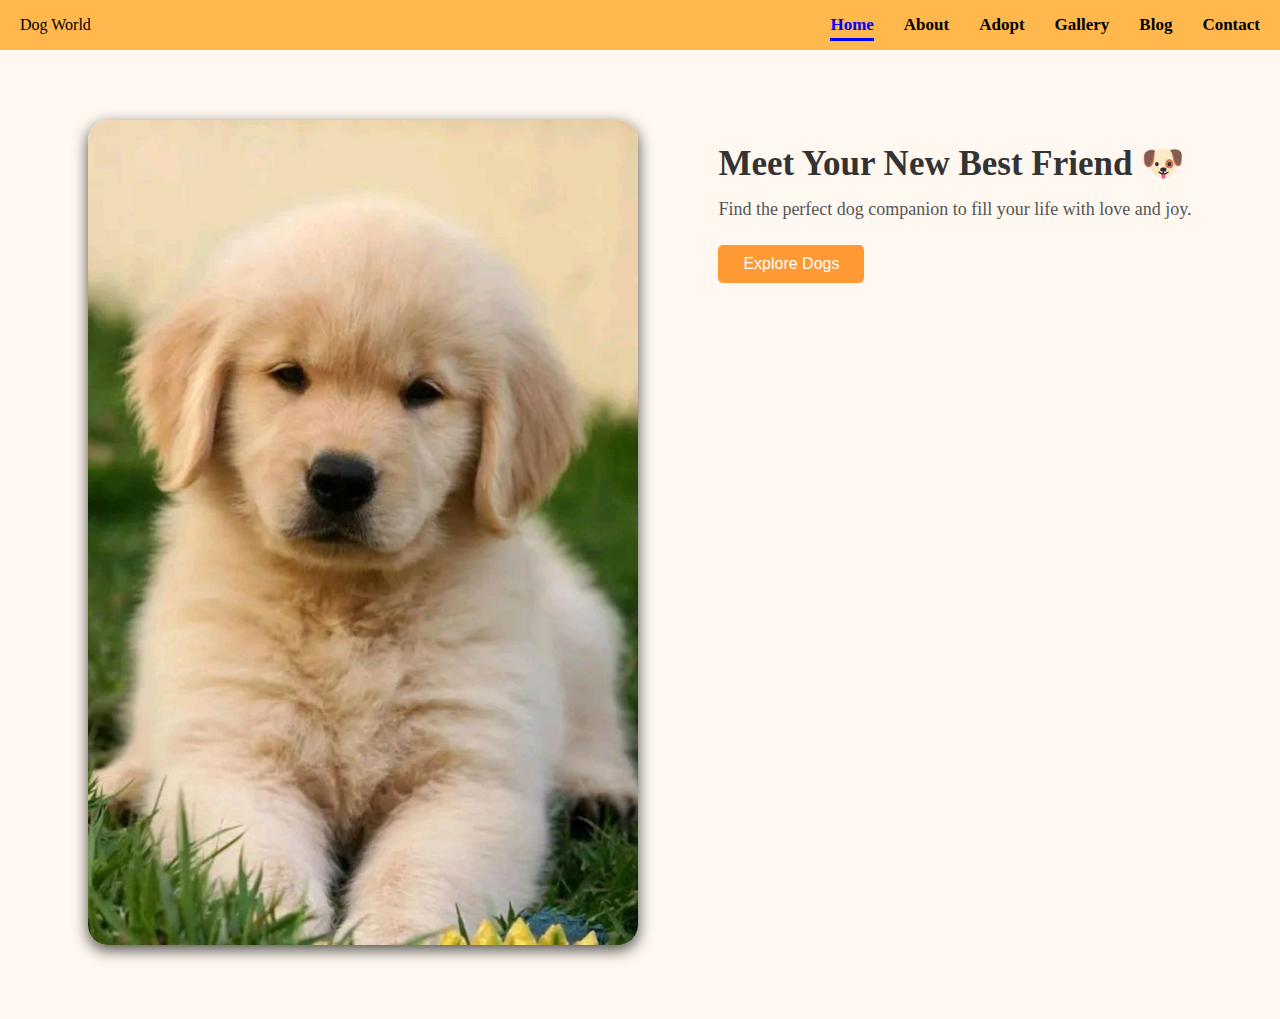
<file: index.html>
<!DOCTYPE html>
<html lang="en">
<head>
    <meta charset="UTF-8">
    <meta name="viewport" content="width=device-width, initial-scale=1.0">
    <title>Dog-Website</title>
    <link rel="stylesheet" href="style.css">
</head>
<body>
    <header>
        <div class="logo">Dog World</div>
        <nav>
            <ul>
                <li><a href="index.html" class="active"> Home</a></li>
                <li><a href="about.html" target="_blank"> About</a></li>
                <li><a href="adopt.html" target="_blank"> Adopt</a></li>
                <li><a href="gallery.html" target="_blank">Gallery</a></li>
                <li><a href="blog.html"target="_blank" >Blog</a></li>
                <li><a href="contact.html"target="_blank" >Contact</a></li>
            </ul>
        </nav>
    </header>


    <!-- 🐶 Hero Section -->
    <section class="hero">
        <div class="hero-image">
            <img src="Images/Cute_Dog_Image.jpg">
        </div>


       <div class="hero-content">
        <h1> Meet Your New Best Friend 🐶</h1>
        <p>Find the perfect dog companion to fill your life with love and joy.</p>
        <button id="explore-btn">Explore Dogs</button>
       </div>
    </section>



    <!-- Hidden Section For Login And Sign-Up  Buttons -->
     <section class="action-section" id="action-section">
        <h2> Join the Dog World Community 🐾 </h2>
       <div class="buttons">
        <button class="login-btn">Login</button>
        <button class="sign-up-btn">Sign-up  /  Create an account</button>     
        </div>
     </section>



     <!-- Sign-Up -->
      <div class="popup" id="signup-popup">
        <div class="popup-content">
            <h2>Sign-Up</h2>
            <input type="email" placeholder="Enter email"/>
            <input type="password" placeholder="Enter password"/>
            <input type="password" placeholder="Confirm password"/>
            <button>Sign-Up</button>
            <span class="close-popup">&times;</span>
        </div>
      </div>
     

     <!-- Login Popup -->
      <div class="popup" id="login-popup">
        <div class="popup-content">
            <h2>Login</h2>
            <input type="email" placeholder="Enter email"/>
            <input type="password" placeholder="Enter password"/>
            <button>Login</button>


            <p><a href="#" id="forgot-password">forgot-password?</a></p>

            <span class="close-popup">&times;</span>
        </div>
      </div>



      <div class="popup" id="Thankyou-popup">
        <div class="popup-content">
            <h2> Thank You !</h2>
            <p> You Successfully logged in.</p>
            <button id="Close-Thankyou">OK</button>
       </div>
      </div>



    <script src="Index_script.js"></script>
</body>
</html>
</file>
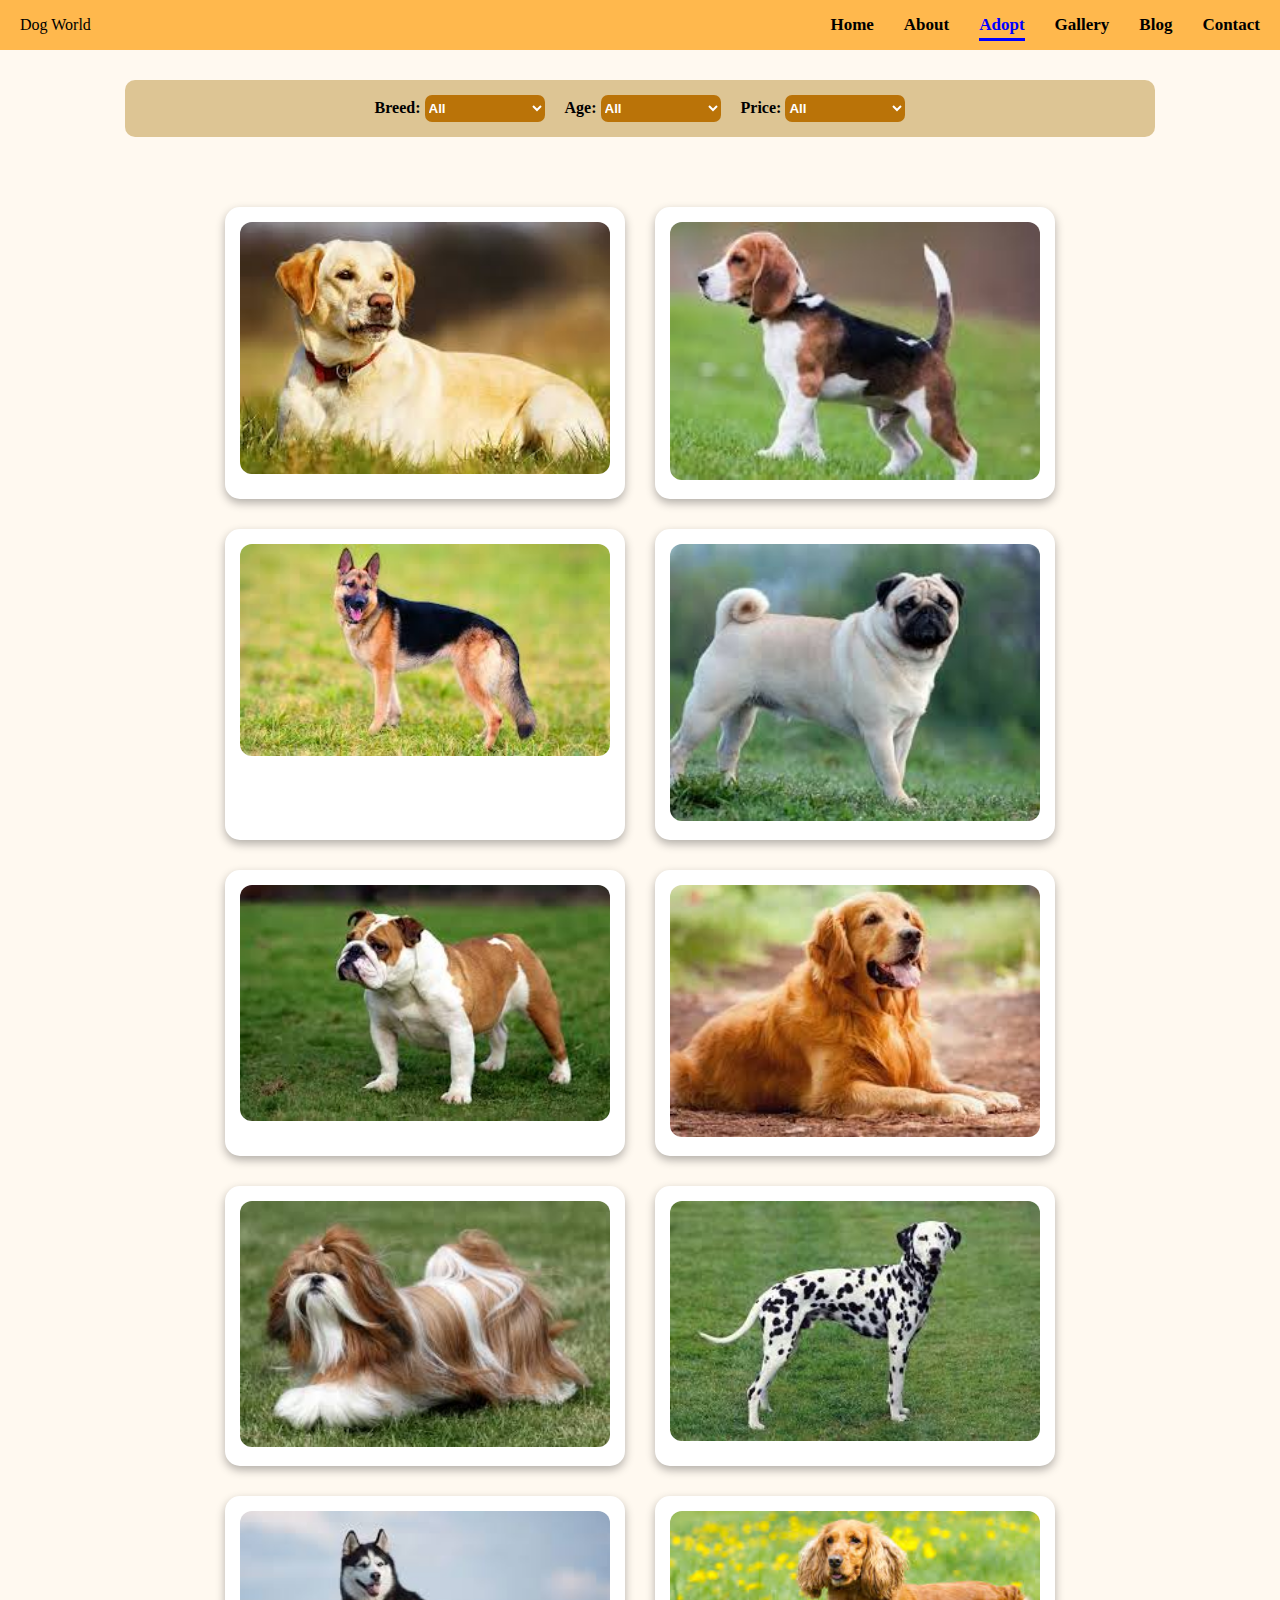
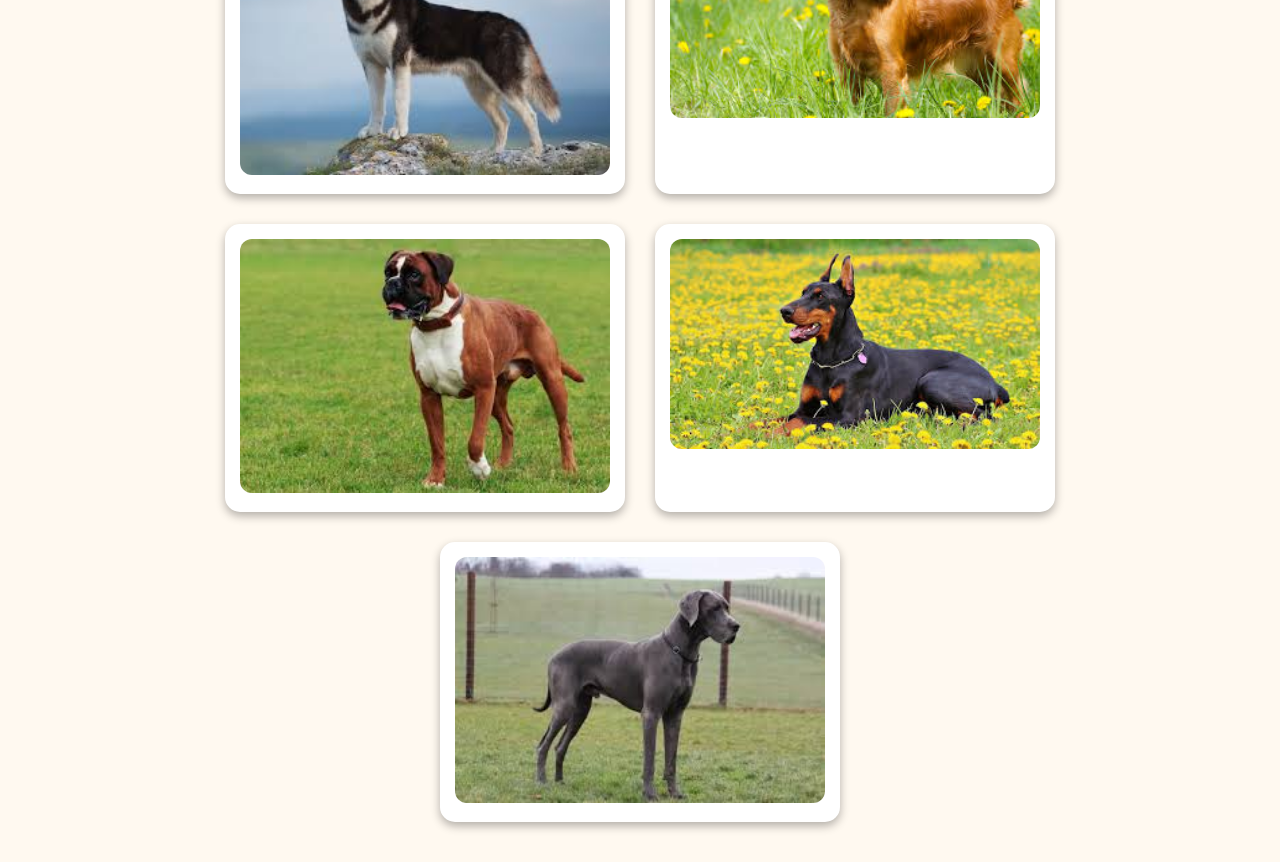
<file: adopt.html>
<!DOCTYPE html>
<html lang="en">
<head>
    <meta charset="UTF-8">
    <meta name="viewport" content="width=device-width, initial-scale=1.0">
    <title>Adpot-Page</title>
    <link rel="stylesheet" href="style.css">
</head>
<body>
    <header>
        <div class="logo">Dog World</div>
        <nav>
            <ul>
                <li><a href="index.html" target="_blank"> Home </a></li>
                <li><a href="about.html" target="_blank"> About </a></li>
                <li><a href="adopt.html" class="active"> Adopt </a></li>
                <li><a href="gallery.html" target="_blank"> Gallery</a></li>
                <li><a href="blog.html" target="_blank"> Blog</a></li>
                <li><a href="contact.html" target="_blank">Contact </a></li>
            </ul>
        </nav>
    </header>

   <div class="filters">
    <label class="search-box">Breed:
        <select id="breedFilter">
            <option value="all"> All</option>
            <option value="Labrodor(Buddy)">Labrodor(Buddy)</option>
            <option value="Beagle(Bella)">Beagle(Bella)</option>
            <option value="GermanShepherd(Max)">Germanshepherd(Max)</option>
            <option value="Pug(Charlie)">Pug(Charlie)</option>
            <option value="Bulldog(Lucy)">Bulldog(Lucy)</option>
            <option value="ShihTzu(Daisy)">Shihtzu(Daisy)</option>
            <option value="Golden(Rocky)">Golden(Rocky)</option>
            <option value="Dalmatian(Milo)">Dalmatian</option>
            <option value="Husky(Luna)">Husky(Luna)</option>
            <option value="Cocker(Oscar)">Cocker(Oscar)</option>
            <option value="Boxer(Boxi)">Boxer(Boxi)</option>
            <option value="Doberman(Domi)">Doberman(Domi)</option>
            <option value="GreatDane(Don)">GreatDane(Don)</option>
        </select>
    </label> 

    <label class="search-box">Age:
        <select id="ageFilter">
            <option value="all"> All</option>
            <option value="puppy">(0-1 yr)</option>
            <option value="young"> (1-3 yr)</option>
            <option value="adult">(3+ yr)</option>
        </select>
    </label>
   

   <label class="search-box">Price:
    <select id="priceFilter">
        <option value="all">All</option>
        <option value="0-4000">Under 4000</option>
        <option value="4001-5000">4001-5000</option>
        <option value="5001-6000">5001-6000</option>
        <option value="6001+">Above 6000</option>
    </select>
   </label>
   </div>


   <!-- Dog Gallery Info Adoption Details -->
    <div class="dog-gallery">
        
        <div class="dog-card">
            <img src="Images/Labrodor_Dog.jpg" alt="Buddy">
            <div class="dog-info">
                <h3>Labrodor(Buddy)</h3>
                <p>Age:2 yr</p>
                <p>Price:5000</p>
                <p>Favorite Food:Chicken</p>
                <p>Favorite Activity:Fetch</p>
            </div>
        </div>

        <div class="dog-card">
            <img src="Images/Beagle_Dog_.jpg" alt="Bella">
            <div class="dog-info">
                <h3>Beagle(Bella)</h3>
                <p>Age:1 yr</p>
                <p>Price:4500</p>
                <p>Favorite Food:Fish</p>
                <p>Favorite Activity:Running</p>
            </div>
        </div>


        <div class="dog-card">
            <img src="Images/Germanshepherd_Dog.jpg" alt="Max">
            <div class="dog-info">
                <h3>Germanshepherd(Max)</h3>
                <p>Age:4 yr</p>
                <p>Price:6000</p>
                <p>Favorite Food:Beef</p>
                <p>Favorite Activity:Guarding</p>
            </div>
        </div>


        <div class="dog-card">
            <img src="Images/Pug_Dog.jpg" alt="Charlie">
            <div class="dog-info">
                <h3>Pug(Charlie)</h3>
                <p>Age:3 yr</p>
                <p>Price:4000</p>
                <p>Favorite Food:Biscuits</p>
                <p>Favorite Activity:Cuddling</p>
            </div>
        </div>


        <div class="dog-card">
            <img src="Images/Bulldog_Dog.jpg" alt="Lucy">
            <div class="dog-info">
                <h3>Bulldog(Lucy)</h3>
                <p>Age:2 yr</p>
                <p>Price:5500</p>
                <p>Favorite Food:Beef</p>
                <p>Favorite Activity:Walking</p>
            </div>
        </div>


        <div class="dog-card">
            <img src="Images/Golden_Dog.jpg" alt="Rocky">
            <div class="dog-info">
                <h3>Golden(Rocky)</h3>
                <p>Age:1 yr</p>
                <p>Price:5000</p>
                <p>Favorite Food:Chicken</p>
                <p>Favorite Activity:Swimming</p>
            </div>
        </div>


        <div class="dog-card">
            <img src="Images/Shihtzu_Dog.jpg" alt="Daisy">
            <div class="dog-info">
                <h3>Shihtzu(Daisy)</h3>
                <p>Age:5 yr</p>
                <p>Price:4500</p>
                <p>Favorite Food:Mily</p>
                <p>Favorite Activity:Playing</p>
            </div>
        </div>


        <div class="dog-card">
            <img src="Images/Dalmatian_Dog.jpg" alt="Milo">
            <div class="dog-info">
                <h3>Dalmatian(Milo)</h3>
                <p>Age:3 yr</p>
                <p>Price:5500</p>
                <p>Favorite Food:Chicken</p>
                <p>Favorite Activity:Running</p>
            </div>
        </div>


        <div class="dog-card">
            <img src="Images/Husky_dog.jpg" alt="Luna">
            <div class="dog-info">
                <h3>Husky(Luna)</h3>
                <p>Age:2 yr</p>
                <p>Price:6000</p>
                <p>Favorite Food:Fish</p>
                <p>Favorite Activity:Outdoor Games</p>
            </div>
        </div>

        <div class="dog-card">
            <img src="Images/Cocker_Dog.jpg" alt="Oscar">
            <div class="dog-info">
                <h3>Cocker(Oscar)</h3>
                <p>Age:4 yr</p>
                <p>Price:5000</p>
                <p>Favorite Food:Chicken</p>
                <p>Favorite Activity:Playing</p>
            </div>
        </div>

        <div class="dog-card">
            <img src="Images/Boxer_Dog.jpg" alt="Boxer">
            <div class="dog-info">
                <h3>Boxer(Boxi)</h3>
                <p>Age:4 yr</p>
                <p>Price:5000</p>
                <p>Favorite Food:Chicken</p>
                <p>Favorite Activity:Playing</p>
            </div>
        </div>


        <div class="dog-card">
            <img src="Images/Doberman_Dog.jpg" alt="Doberman">
            <div class="dog-info">
                <h3>Doberman(Domi)</h3>
                <p>Age:4 yr</p>
                <p>Price:7000</p>
                <p>Favorite Food:Chicken</p>
                <p>Favorite Activity:Playing</p>
            </div>
        </div>


        <div class="dog-card">
            <img src="Images/Great_Dane_Dog.jpg" alt="Great_Dane">
            <div class="dog-info">
                <h3>Great_Dane(Don)</h3>
                <p>Age:3 yr</p>
                <p>Price:5000</p>
                <p>Favorite Food:Chicken</p>
                <p>Favorite Activity:Playing</p>
            </div>
        </div>

    </div>
    <script src="adopt.js"></script>
</body>
</html>
</file>
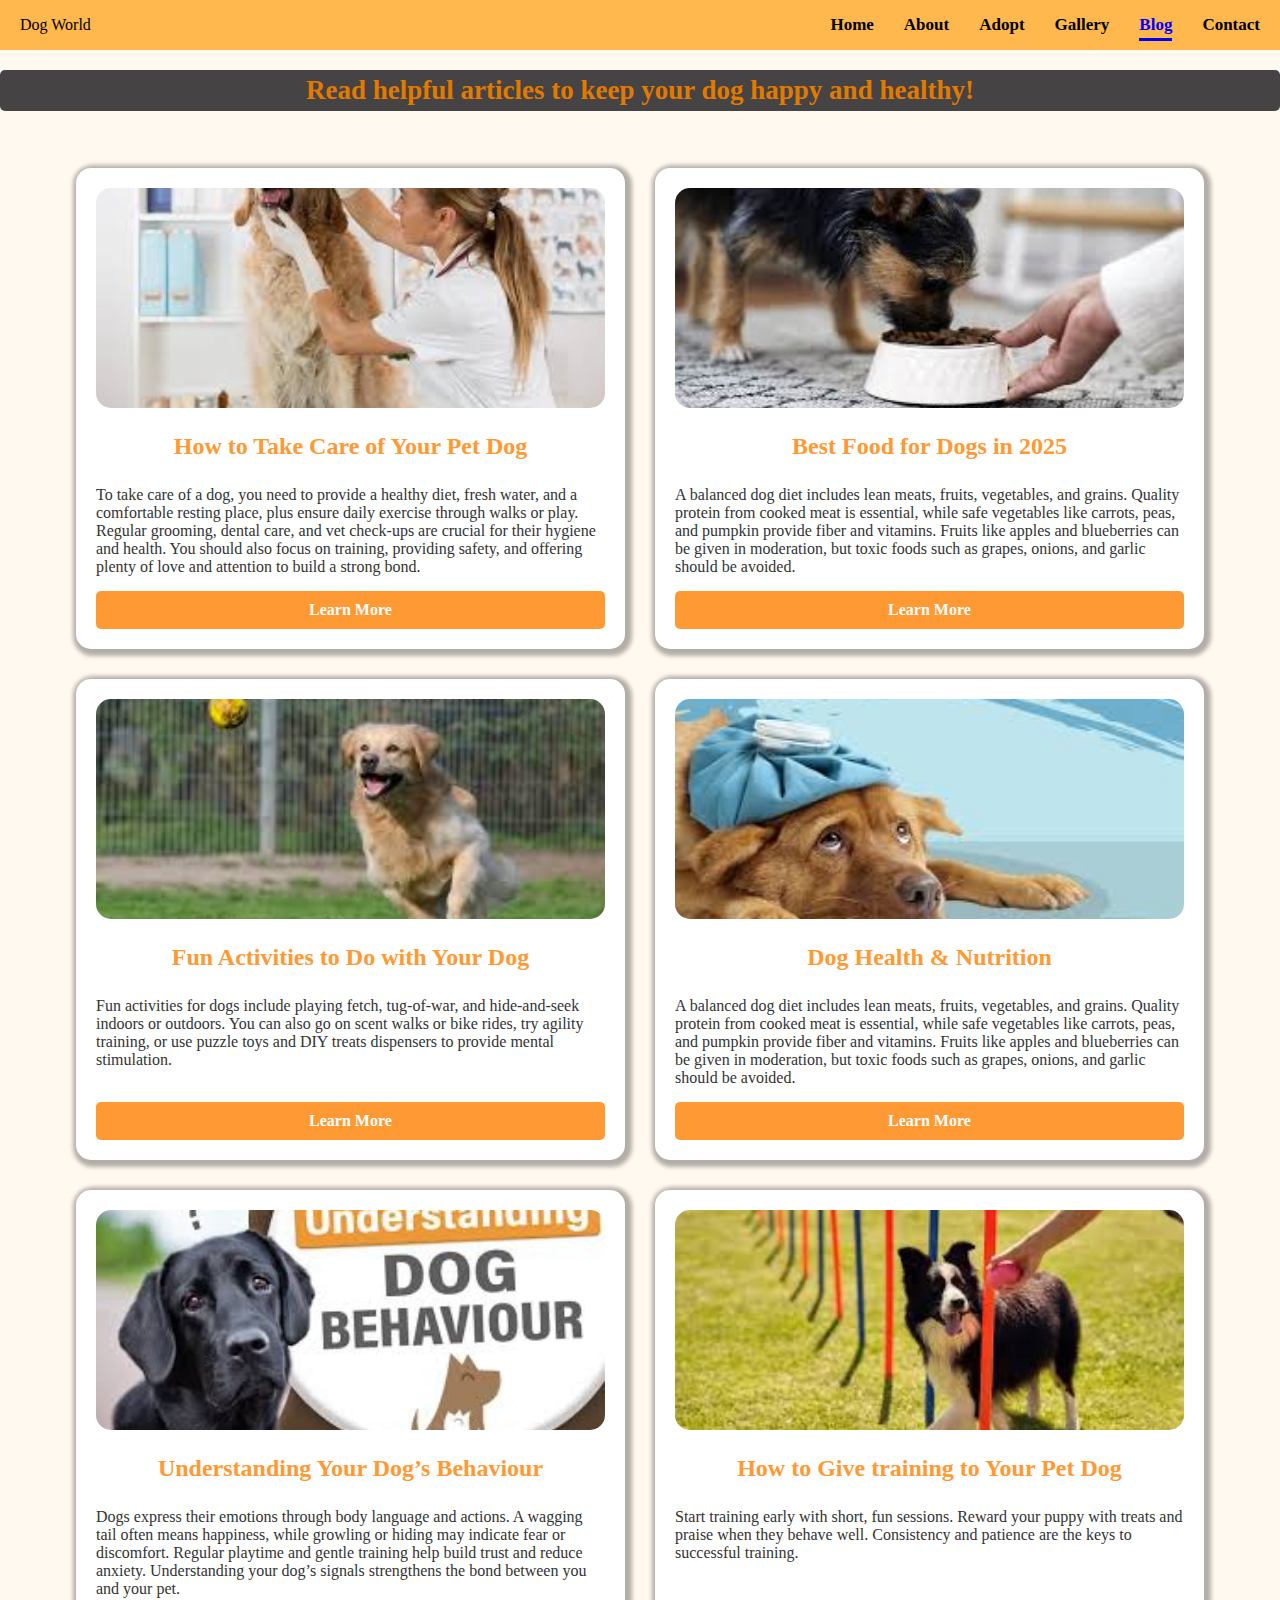
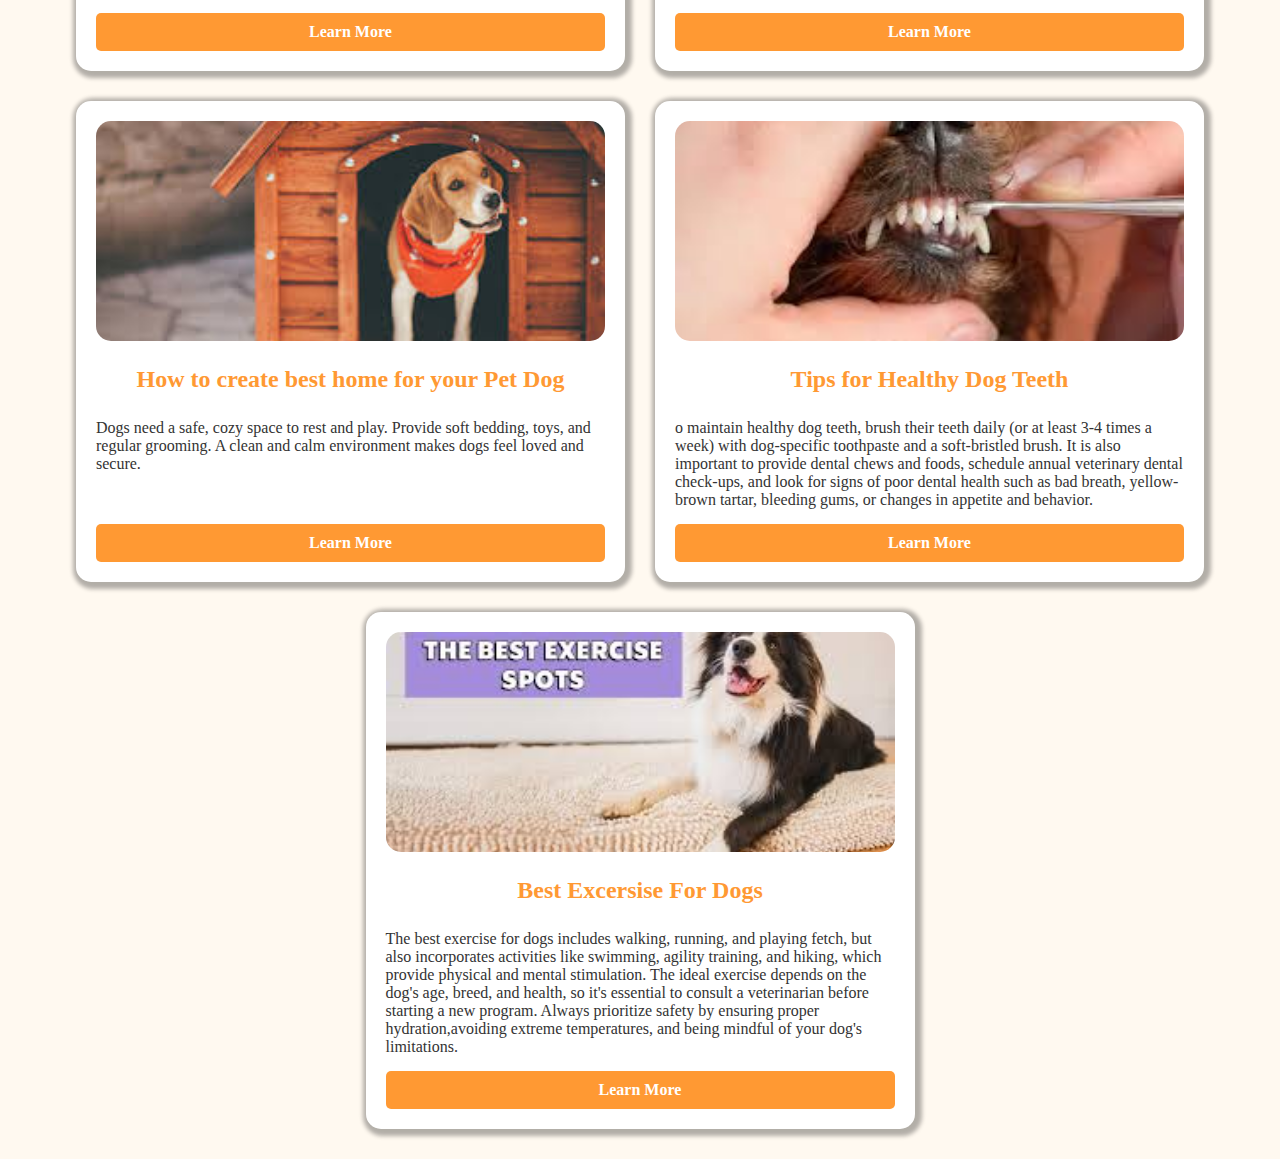
<file: blog.html>
<!DOCTYPE html>
<html lang="en">
<head>
    <meta charset="UTF-8">
    <meta name="viewport" content="width=device-width, initial-scale=1.0">
    <title>Blo-Page</title>
    <link rel="stylesheet"  href="style.css">
</head>
<body>
    <header>
        <div class="logo">Dog World</div>

        <nav>
            <ul>
                <li><a href="index.html" target="_blank">Home</a></li>
                <li><a href="about.html" target="_blank">About</a></li>
                <li><a href="adopt.html" target="_blank">Adopt</a></li>
                <li><a href="gallery.html" target="_blank">Gallery</a></li>
                <li><a href="blog.html" class="active">Blog</a></li>
                <li><a href="contact.html" target="_blank">Contact</a></li>
            </ul>
        </nav>
    </header>

    <p class="Info">Read helpful articles to keep your dog happy and healthy!</p>

    
    <section class="blog-container">

        <div class="blog-card">
            <img src="Images/Take_Care_Image.jpg">
            <h2>How to Take Care of Your Pet Dog</h2>
            <p>To take care of a dog, you need to provide a healthy diet, fresh water, and a comfortable resting place, 
                plus ensure daily exercise through walks or play. Regular grooming, dental care, and vet check-ups are crucial 
                for their hygiene and health. You should also focus on training, providing safety, and offering plenty of love and attention to build a strong bond. </p>
            <a href="https://www.petmd.com/dog/general-health/how-to-take-care-of-dogs-pet-parent-checklist" target="_blank" class="btn">Learn More</a>
        </div>



        <div class="blog-card">
            <img src="Images/Food_Image.jpg">
            <h2>Best Food for Dogs in 2025</h2>
            <p>A balanced dog diet includes lean meats, fruits, vegetables, and grains.
                 Quality protein from cooked meat is essential, while safe vegetables like carrots, peas, and pumpkin provide fiber and vitamins. 
                Fruits like apples and blueberries can be given in moderation, but toxic foods such as grapes, onions, and garlic should be avoided. </p>
            <a href="https://zigly.com/blogs/all/vet-recommended-dog-foods-india?srsltid=AfmBOor7tdWdg464LOH210cO3Kz32uvu3DtnETQFBVaXZYUlxdZcUsfR" target="_blank" class="btn">Learn More</a>
        </div>



        
        <div class="blog-card">
            <img src="Images/Fun_Activity_Image.jpg">
            <h2>Fun Activities to Do with Your Dog</h2>
            <p>Fun activities for dogs include playing fetch, tug-of-war, and hide-and-seek indoors or outdoors.
                 You can also go on scent walks or bike rides,
                 try agility training, or use puzzle toys and DIY treats dispensers to provide mental stimulation. </p>
            <a href="https://dharamsalaanimalrescue.org/is-your-dog-bored-try-these-fun-things-to-do-with-your-dog-at
            -home/?gad_source=1&gad_campaignid=22583677353&gbraid=0AAAAACRrj3c54P_FJa10AA8p9PkH0x9nA&gclid=CjwKCAjwu9fHBhAWEiwAzGRC_
            1E4d3N1Hj8e2YDkkJbUtOSg700TcxJyaFiCxfufL2nr_RsXg-79ShoCgMQQAvD_BwE" target="_blank" class="btn">Learn More</a>
        </div>


        
        <div class="blog-card">
            <img src="Images/Health_Problem.jpg">
            <h2>Dog Health & Nutrition</h2>
            <p>A balanced dog diet includes lean meats, fruits, vegetables, and grains.
                Quality protein from cooked meat is essential, while safe vegetables like carrots, peas, and pumpkin provide fiber and vitamins.
                Fruits like apples and blueberries can be given in moderation, but toxic foods such as grapes, onions, and garlic should be avoided.
            </p>
            <a href="https://amtmindia.org/the-most-common-diseases-infections-in-dogs/?gad_source=1&gad_
            campaignid=10499133822&gbraid=0AAAAACT5lUEOCQ-zYd171UNdO4P3v4dyV&gclid=CjwKCAjwu9fHBhAWEiwAzGRC_
            8LoIL_BMmYOgPQrRgUCHcpXcvt3Y6an8Co8_SzgB9VLtgnSEOGycRoC1SEQAvD_BwE" target="_blank" class="btn">Learn More</a>
        </div>


        <div class="blog-card">
            <img src="Images/Dog Behaviour.jpg">
            <h2>Understanding Your Dog’s Behaviour</h2>
            <p>Dogs express their emotions through body language and actions.
        A wagging tail often means happiness, while growling or hiding may indicate fear or discomfort. 
        Regular playtime and gentle training help build trust and reduce anxiety. 
        Understanding your dog’s signals strengthens the bond between you and your pet. </p>
            <a href="https://en.wikipedia.org/wiki/Dog_behavior" target="_blank" class="btn">Learn More</a>
        </div>


        <div class="blog-card">
            <img src="Images/Train_Dog_Image.jpg">
            <h2>How to Give training to Your Pet Dog</h2>
            <p>Start training early with short, fun sessions.
            Reward your puppy with treats and praise when they behave well.
            Consistency and patience are the keys to successful training.</p>
            <a href="https://americandogsociety.com/category/tips-for-dog-parents/?gad_source=1&gad_campaignid=22323045008&gbraid=0AAAAApT2ORnj_
            tm-og3ft28pol5Fmn9Di&gclid=CjwKCAjwu9fHBhAWEiwAzGRC_0LeqoF5I-6y2s2JxsU1ERAQjWR1RTepPUDS7oyKyw30kybIawB59BoCqO4QAvD_BwE" target="_blank" class="btn">Learn More</a>
        </div>


        <div class="blog-card">
            <img src="Images/Dog_Home_Image.jpg">
            <h2>How to create best home for your Pet Dog</h2>
            <p>Dogs need a safe, cozy space to rest and play.
            Provide soft bedding, toys, and regular grooming.
            A clean and calm environment makes dogs feel loved and secure. </p>
            <a href="https://www.rspca.org.uk/adviceandwelfare/pets/dogs/environment" target="_blank" class="btn">Learn More</a>
        </div>


        <div class="blog-card">
            <img src="Images/Health_Dog_Teeth.jpg">
            <h2>Tips for Healthy Dog Teeth</h2>
            <p>o maintain healthy dog teeth, brush their teeth daily (or at least 3-4 times a week) 
                with dog-specific toothpaste and a soft-bristled brush. It is also important to provide dental chews and foods,
                 schedule annual veterinary dental check-ups, and look for signs of poor dental health such as bad breath, 
                yellow-brown tartar, bleeding gums, or changes in appetite and behavior.  </p>
            <a href="https://yumove.co.uk/blogs/health-guides/how-healthy-are-your-dogs-teeth" target="_blank" class="btn">Learn More</a>
        </div>


        <div class="blog-card">
            <img src="Images/Dog_Excercise_Image.jpg">
            <h2>Best Excersise For Dogs</h2>
            <p>The best exercise for dogs includes walking, running, and playing fetch, 
                but also incorporates activities like swimming, agility training, and hiking,
                 which provide physical and mental stimulation. The ideal exercise depends on the dog's age, breed, 
                 and health, so it's essential to consult a veterinarian before starting a new program. Always prioritize safety
                  by ensuring proper hydration,avoiding extreme temperatures, and being mindful of your dog's limitations. </p>
            <a href="https://www.akc.org/expert-advice/health/how-much-exercise-does-dog-need/" target="_blank" class="btn">Learn More</a>
        </div>
    </section>


    <script src="blog.js"></script>
</body>
</html>
</file>
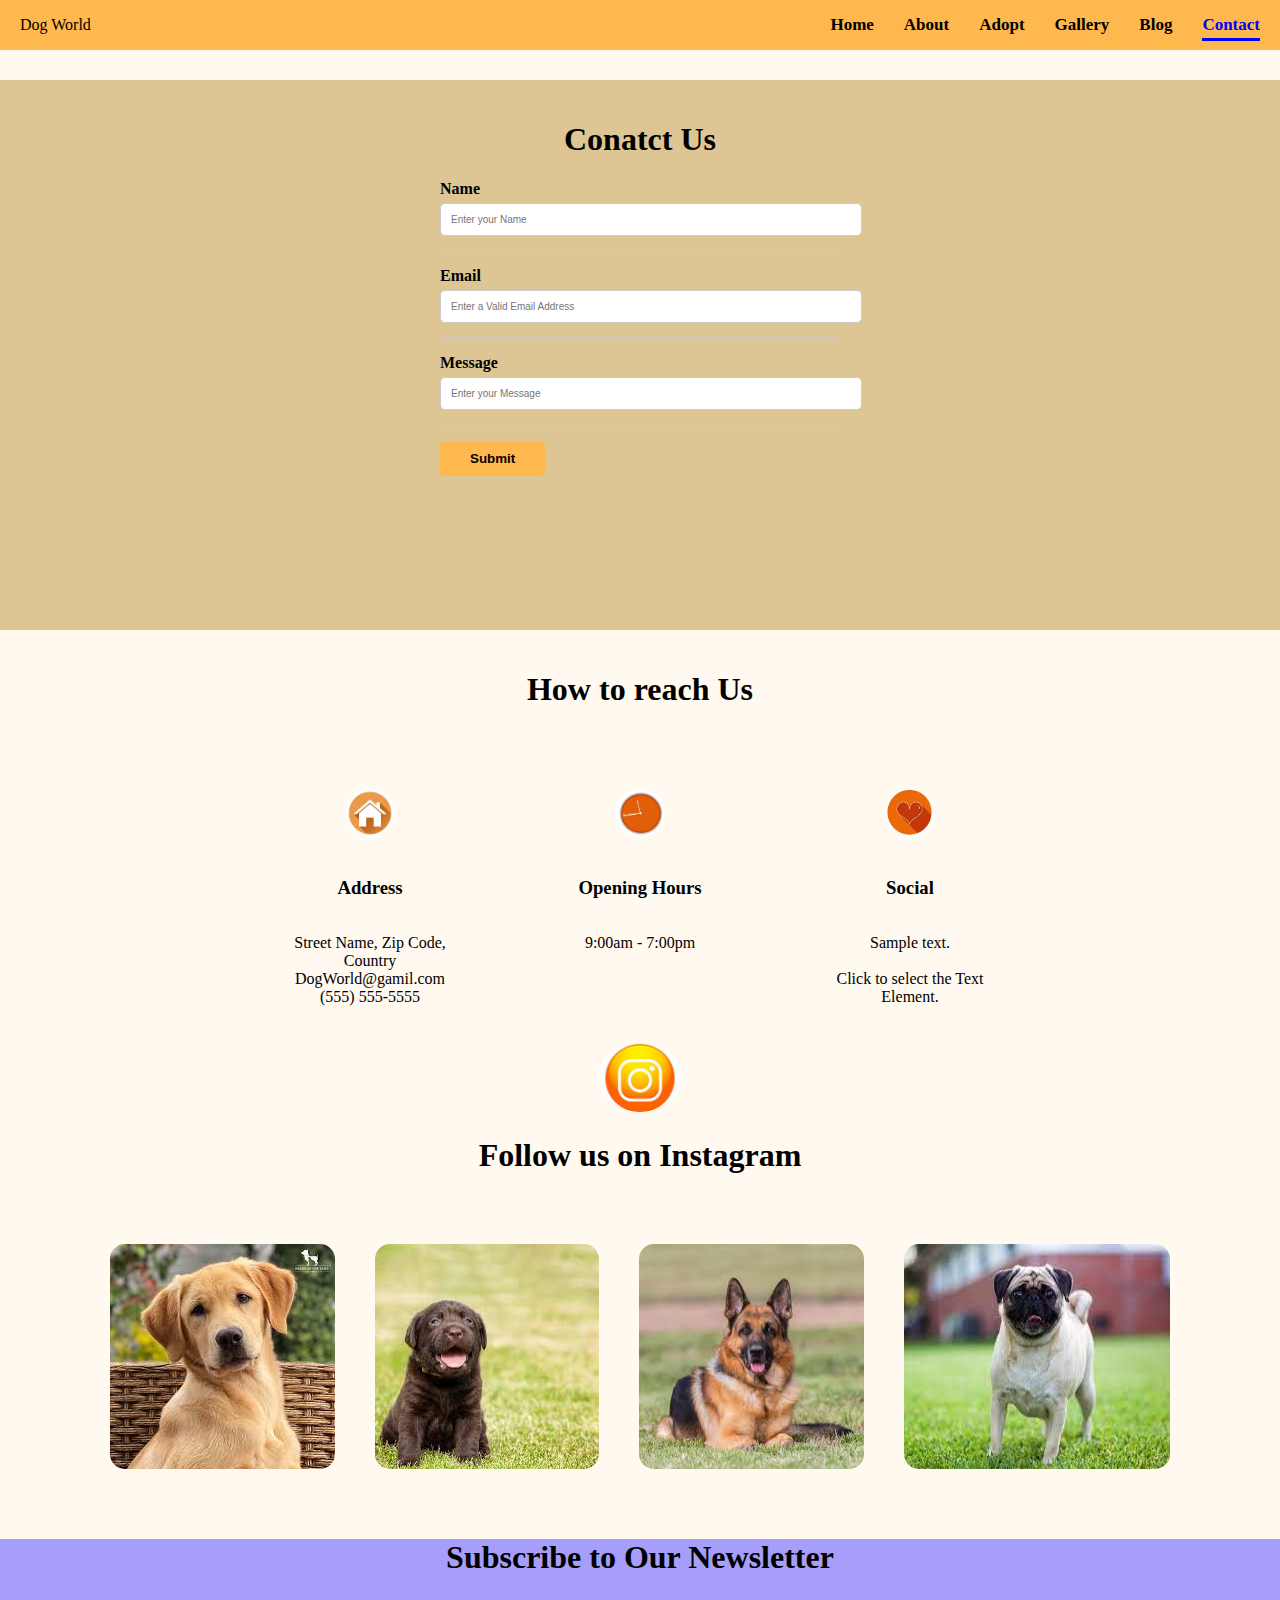
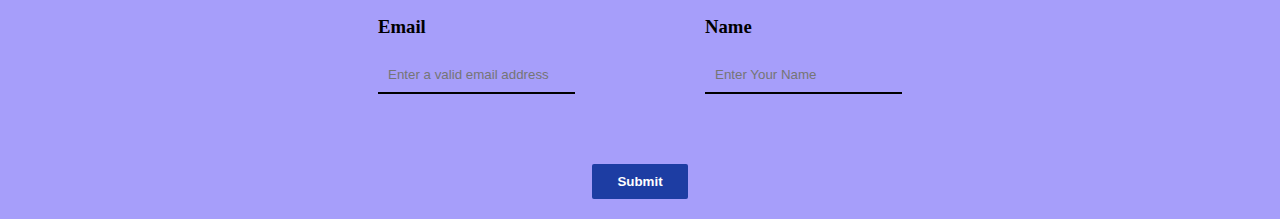
<file: contact.html>
<!DOCTYPE html>
<html lang="en">
<head>
    <meta charset="UTF-8">
    <meta name="viewport" content="width=device-width, initial-scale=1.0">
    <title>Contact-Page</title>
    <link rel="stylesheet" href="style.css">
</head>
<body>
    <header>
        <div class="logo"> Dog World</div>
        <nav>
            <ul>
                <li><a href="index.html" target="_blank"> Home </a></li>
                <li><a href="about.html" target="_blank"> About </a></li>
                <li><a href="adopt.html" target="_blank"> Adopt </a></li>
                <li><a href="gallery.html" target="_blank"> Gallery</a></li>
                <li><a href="blog.html" target="_blank"> Blog</a></li>
                <li><a href="contact.html" class="active">Contact </a></li>
            </ul>
        </nav>
    </header>

    <section class="contact">
        <div class="last-page">
            <h1> Conatct Us</h1>
            <p>Name</p>
            <input class="con-info"  type="name" placeholder="Enter your Name">

        <hr>

            <p>Email</p>
            <input class="con-info" type="email" placeholder="Enter a Valid Email Address">

        <hr>

            <p>Message</p>
            <input class="con-info" type="message" placeholder="Enter your Message">

        <hr>
        

            <button class="sub-but">Submit</button>
         </div>
    </section>


    <section class="reach-us">

        <h1> How to reach Us</h1>

        <div class="Three-logo">
            <img  class="small-images" src="Images/Home_Image.jpg">
            <h3>Address</h3>
            <p>Street Name, Zip Code, Country <br>
            DogWorld@gamil.com<br>
            (555) 555-5555</p>
        </div>


        <div class="Three-logo">
            <img  class="small-images" src="Images/Clock_Image_.jpg">
            <h3>Opening Hours</h3>            
            <p>9:00am - 7:00pm </p>
        </div>


        <div class="Three-logo">
            <img  class="small-images" src="Images/Social_Image_.jpg">
            <h3>Social</h3>
            <p>Sample text. <br>
                <br>
                Click to select the Text Element.</p>
        </div>
    </section>


    <div class="insta">
        <img class="insta-image" src="Images/Instagram_Image.jpg">
        <h1 class="follow"> Follow us on Instagram</h1>
    </div>
    


    <div class="four-images">
        <img  class="img-img" src="Images/Dog_1.jpg">
        <img class="img-img" src="Images/Dog_2.jpg">
        <img class="img-img" src="Images/Dog_3.jpg">
        <img class="img-img" src="Images/Dog_4_.jpg">
    </div>




    <section class="subscribe">
        <div>
            <h1>Subscribe to Our Newsletter</h1>           
        </div>

        <div id="email-name">
          <div class="input-box">
            <h3> Email</h3>
            <input type="email" placeholder="Enter a valid email address">
           </div>
            
           <div class="input-box">
            <h3>Name</h3>
            <input type="name" placeholder="Enter Your Name">
            </div>    
        </div>


        <div class="btn-container">
            <button class="btn1"> Submit</button>
        </div>
    </section>





    <script src="contact.js"></script>
</body>
</html>
</file>
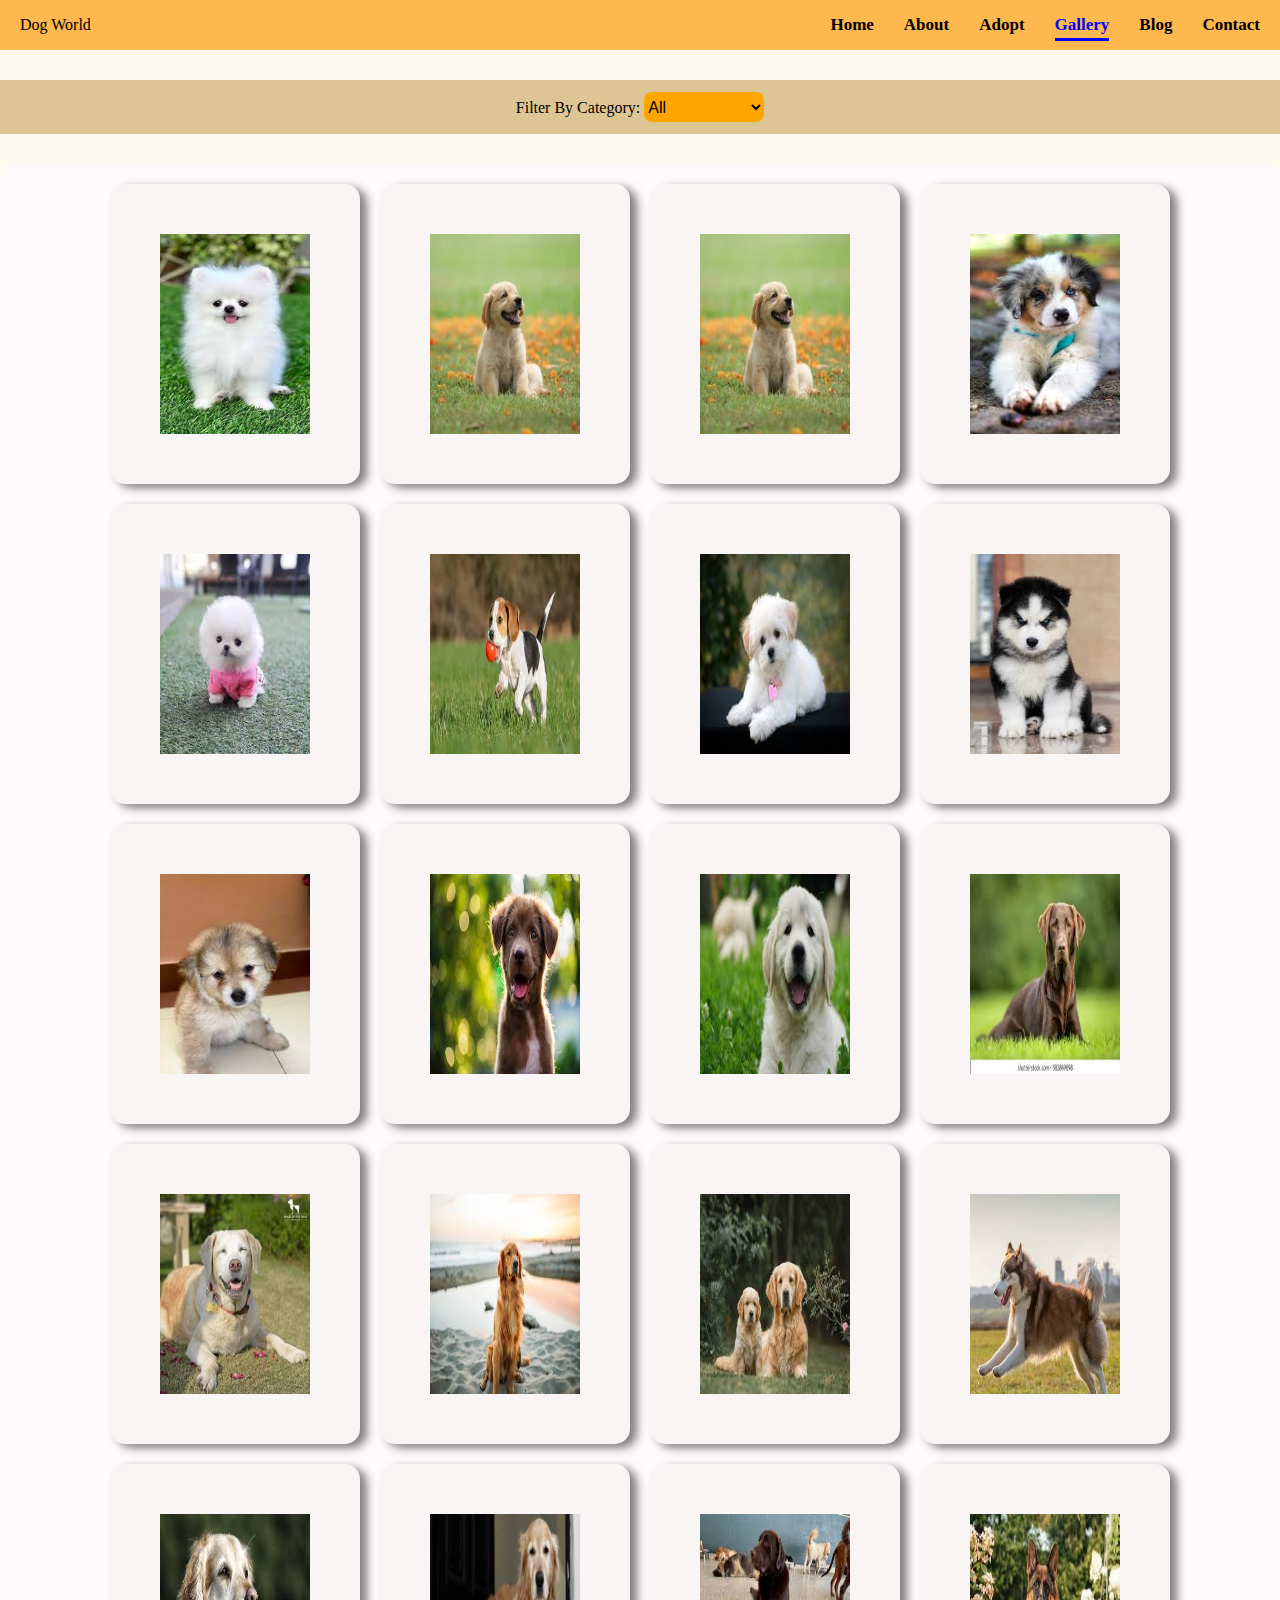
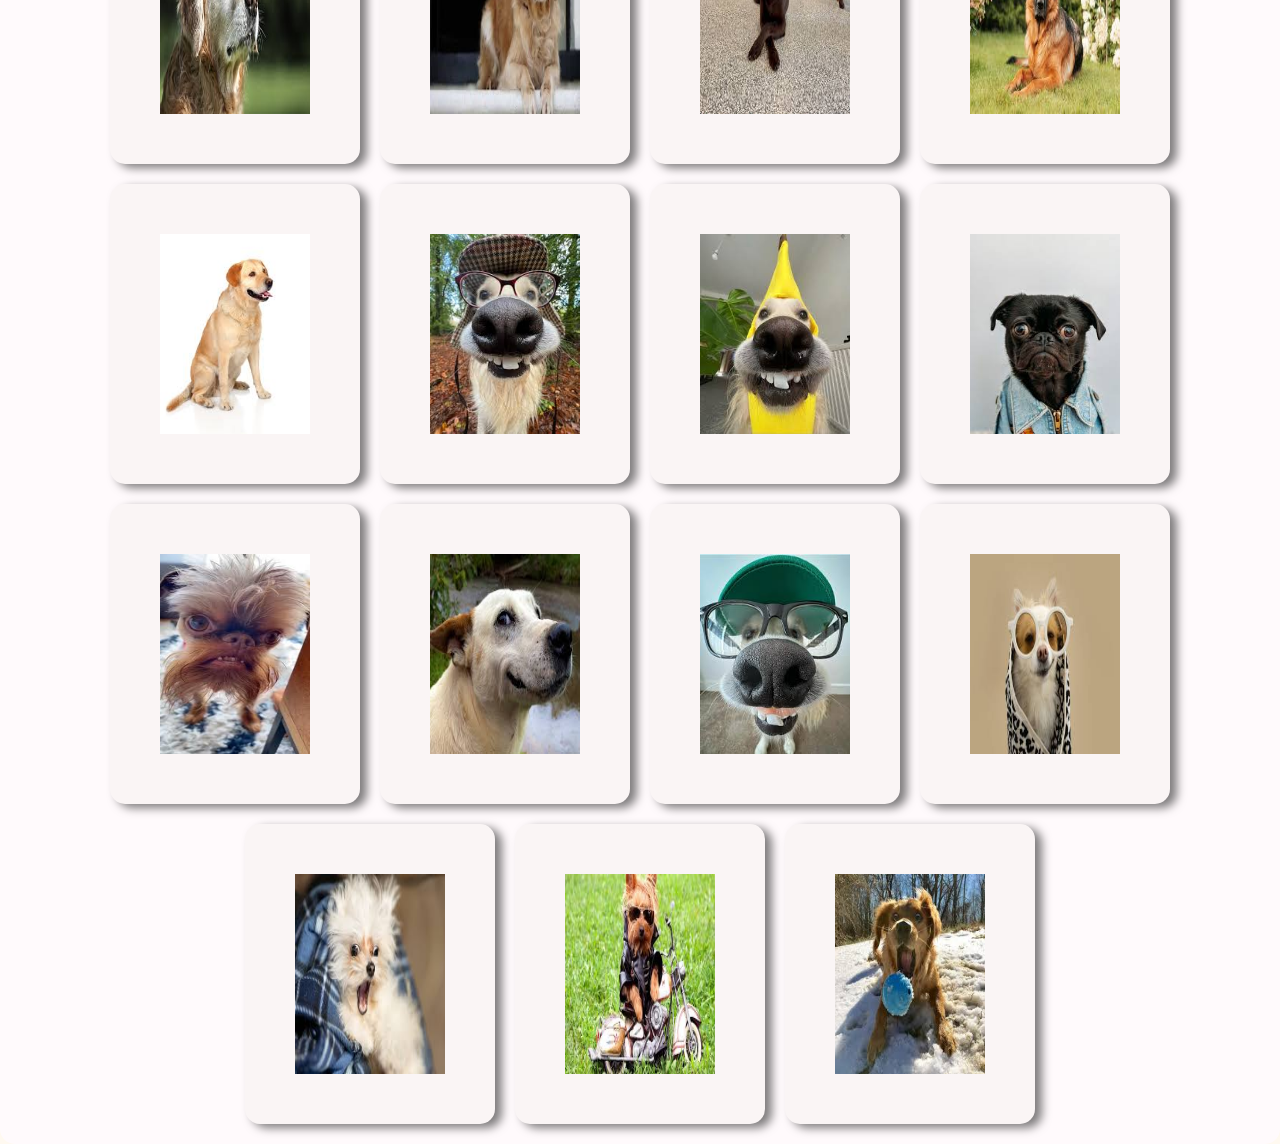
<file: gallery.html>
<!DOCTYPE html>
<html lang="en">
<head>
    <meta charset="UTF-8">
    <meta name="viewport" content="width=device-width, initial-scale=1.0">
    <title>Gallery_Page</title>
    <link rel="stylesheet" href="style.css">
</head>
<body>
    <header>
        <div class="logo">Dog World</div>
        <nav>
            <ul>
                <li><a href="index.html" target="_blank"> Home </a></li>
                <li><a href="about.html" target="_blank"> About </a></li>
                <li><a href="adopt.html" target="_blank"> Adopt </a></li>
                <li><a href="gallery.html" class="active"> Gallery</a></li>
                <li><a href="blog.html" target="_blank"> Blog</a></li>
                <li><a href="contact.html" target="_blank">Contact </a></li>
            </ul>
        </nav>
    </header>

    <section class="gallery-filters">
        <label>Filter By Category:
            <select id="galleryFilter">
                <option value="all">All</option>
                <option value="puppy">Puppies</option>
                <option value="adult">Adult Dongs</option>
                <option value="funny">Funny Dongs</option>
            </select>         
        </label>
    </section>


    <section class="gallery">

        <!-- Puppy -->
        <div class="gallery-itam-puppy">
            <img src="Cute_Dog_Image/Puppy_1.jpg">
        </div>

        <div class="gallery-itam-puppy">
            <img src="Cute_Dog_Image/Puppy_2.jpg">
        </div>

        <div class="gallery-itam-puppy">
            <img src="Cute_Dog_Image/Puppy_2.jpg">
        </div>

        <div class="gallery-itam-puppy">
            <img src="Cute_Dog_Image/Puppy_3.jpg">
        </div>

        <div class="gallery-itam-puppy">
            <img src="Cute_Dog_Image/Puppy_4.jpg">
        </div>

        <div class="gallery-itam-puppy">
            <img src="Cute_Dog_Image/Puppy_5.jpg">
        </div>

        <div class="gallery-itam-puppy">
            <img src="Cute_Dog_Image/Puppy_6.jpg">
        </div>

        <div class="gallery-itam-puppy">
            <img src="Cute_Dog_Image/Puppy_7.jpg">
        </div>

        <div class="gallery-itam-puppy">
            <img src="Cute_Dog_Image/Puppy_8.jpg">
        </div>

        <div class="gallery-itam-puppy">
            <img src="Cute_Dog_Image/Puppy_9.jpg">
        </div>

        <div class="gallery-itam-puppy">
            <img src="Cute_Dog_Image/Puppy_10.jpg">
        </div>


        <!-- Adult -->

        <div class="gallery-itam-adult">
            <img src="Adult_Dog_Image/Adult_1.jpg">
        </div>

         <div class="gallery-itam-adult">
            <img src="Adult_Dog_Image/Adult_2.jpg">
        </div>

        
        <div class="gallery-itam-adult">
            <img src="Adult_Dog_Image/Adult_3.jpg">
        </div>

         <div class="gallery-itam-adult">
            <img src="Adult_Dog_Image/Adult_4.jpg">
        </div>
        
        <div class="gallery-itam-adult">
            <img src="Adult_Dog_Image/Adult_5.jpg">
        </div>

         <div class="gallery-itam-adult">
            <img src="Adult_Dog_Image/Adult_6.jpg">
        </div>
        
        <div class="gallery-itam-adult">
            <img src="Adult_Dog_Image/Adult_7.jpg">
        </div>

         <div class="gallery-itam-adult">
            <img src="Adult_Dog_Image/Adult_8.jpg">
        </div>
        
        <div class="gallery-itam-adult">
            <img src="Adult_Dog_Image/Adult_9.jpg">
        </div>

         <div class="gallery-itam-adult">
            <img src="Adult_Dog_Image/Adult_10.jpg">
        </div>

        <!-- Funny -->

        <div class="gallery-itam-funny">
            <img src="Funny_Dog_Image/Funny_1.jpg">
        </div>

        <div class="gallery-itam-funny">
            <img src="Funny_Dog_Image/Funny2.jpg">
        </div>

        <div class="gallery-itam-funny">
            <img src="Funny_Dog_Image/Funny_3.jpg">
        </div>

        <div class="gallery-itam-funny">
            <img src="Funny_Dog_Image/Funny_4.jpg">
        </div>

        <div class="gallery-itam-funny">
            <img src="Funny_Dog_Image/Funny_5.jpg">
        </div>

        <div class="gallery-itam-funny">
            <img src="Funny_Dog_Image/Funny_6.jpg">
        </div>

        <div class="gallery-itam-funny">
            <img src="Funny_Dog_Image/Funny_7.jpg">
        </div>

        <div class="gallery-itam-funny">
            <img src="Funny_Dog_Image/Funny_8.jpg">
        </div>

        <div class="gallery-itam-funny">
            <img src="Funny_Dog_Image/Funny_9.jpg">
        </div>

        <div class="gallery-itam-funny">
            <img src="Funny_Dog_Image/Funny_10.jpg">
        </div>       
    </section>

    <script src="gallery.js"></script>
</body>
</html>
</file>
<file: style.css>
body {
    margin: 0;
    padding: 0;
    overflow-x: hidden;
    background-color: #fff9f0;
}

nav a.active {
    color: blue;
    border-bottom: 3px solid blue;
    padding-bottom: 4px;
}

header {
    display: flex;
    justify-content: space-between;
    align-items: center;
    background-color: #ffb84d;
    padding: 15px 20px;
    flex-wrap: wrap;
    /* gap: 122px; */
}

header.logo {
    font-size: 1.3rem;
    font-weight: bold;
}

nav ul {
    list-style: none;
    margin: 0;
    padding: 0;
    flex-direction: row;
    align-items: center;
    display: flex;
    gap: 30px;
}

nav a {
    text-decoration: none;
    color: black;
    font-weight: bold;

}


nav ul li a {
    font-size: 17px;
    text-decoration: none;
}

nav a:hover {
color: rgb(52, 21, 192);
} 


.hero {
    display: flex;
    align-items: flex-start;
    justify-content: center;
    padding: 70px;
    background-color: #fff8f0;
    gap: 80px;
    
}

.hero-content {
    max-width: 500px;
    text-align: left;
    /* text-align: start; */
}

.hero-content h1 {
    font-size: 35px;
    color: #333;    
    margin-bottom: 15px;
}

.hero-content p {
    font-size: 18px;
    color: #555;
    margin: 15px 0 25px;
}

.hero button {
    background-color: #FF9933;
    color: white;
    padding: 10px 25px;
    border: none;
    border-radius: 5px;
    font-size: 16px;
    cursor: pointer;
}

.hero button:hover {
    background-color: #d7a747;
}

.hero-image img{
    width: 550px;
    border-radius: 20px;
    box-shadow: 0px 5px 15px rgba(0,0,0,0.7);
}



#forgot-password {
    color: #2a56d4;
    text-decoration: none;
    font-size: 14px;
}


#Thankyou-popup  .popup-content{
    background-color: #FFF;
    border: 2px solid #FF9933;
}






/* Action Section(Hidden Initially) */

.action-section {
    text-align: center;
    padding-inline-start: 60px 20px;
    background-color: #fff3e0;
    display: none;
}

.action-section h2 {
    margin-bottom: 25px;
}

.buttons button {
    padding: 12px 30px;
    border: none;
    border-radius: 8px;
    font: 16px;
    margin: 0 10px;
    cursor: pointer;
    
}

.login-btn {
    background-color: #2a56d4;
    color: white;
}

.sign-up-btn {
    background-color: #FF9933;
    color: white;
}

.login-btn:hover {
    background-color: #1d3da3;
}

.sign-up-btn:hover {
    background-color: #e27a00;
}


/* Poppup Form */

.popup {
    display: none;
    position: fixed;
    top: 0;
    left: 0;
    width: 100%;
    height: 100%;
    background: rgba(0,0,0,0.5);
    justify-content: center;
    align-items: center;

}



.popup-content {
    background: white;
    padding: 30px 40px;
    border-radius: 10px;
    text-align: center;
    position: relative;
    width: 300px;
}

.popup-content input {
    display: block;
    width: 100%;
    margin: 10px 0;
    padding: 10px;
    border-radius: 6px;
    border: 1px solid #ccc;
}

.popup-content button {
    background-color: #FF9933;
    color: white;
    border: none;
    padding: 10px 20px;
    margin-top: 10px;
    border-radius: 6px;
    cursor: pointer;
}

.popup-content button:hover {
    background-color: #ffb84d;
} 


.close-popup {
    position: absolute;
    right: 10px;
    top: 5px;
    font-size: 22px;
    font-weight: bold;
    cursor: pointer;
}

/* --------------------------------------------------------------------------------------------------- */


/* About Page */

.about-section {
    text-align: center;
    padding: 60px 20px;
    background-color: #fff9f0;
}

.about-section h1 {
    font-size: 36px;
    color: #333;
    margin-bottom: 15px;
}


.about-section p {
    font-size: 18px;
    color: #555;
    line-height: 1.7;
}

/* Missing Section */

.mission-section {
    text-align: center;
    background-color: #fff3e0;
    padding:  60px 20px;
}


.mission-section h2 {
    font-size: 30px;
    color: #333;
    margin-bottom: 15px;
}

.mission-section p {
    font-size: 22px;
}




/* Stroy Section */
.story-section {
    display: flex;
    align-items: center;
    justify-content: center;
    gap: 50px;
    padding: 70px 20px;
    flex-wrap: wrap;
}


.story-section img {
    width: 400px;
    border-radius: 15px;
    box-shadow:  0px 5px 15px rgba(0,0,0,0.3,);
}


.story-content {
    max-width: 550px;
}

.story-content h2 {
    color: #FF9933;
    font-size: 28px;
    margin-bottom: 15px;
}


.story-content p {
    color: #555;
    font-size: 17px;
    line-height: 1.7;
}



/* Team Section */
.team-sectione {
    background-color: #fff8f0;
    text-align: center;
    padding: 70px 20px;
}


.team-sectione h2 {
    font-size: 30px;
    margin-bottom: 40px;
    color: #333;
}


.team-container {
    display: flex;
    justify-content: center;
    gap: 40px;
    /* flex-wrap: wrap; */
}


.team-member {
    background: white;
    /* width: 220px; */
    padding: 20px;
    border-radius: 14px;
    box-shadow: 0px 5px 17px rgba(0,0,0,0.3);
    /* transition: transform 0.3 ease; */
}

.team-member:hover {
    transform: translateY(7px);
}

.team-member img {
    border-radius: 15px;
}

.team-member h1 {
    color: #FF9933;

}

.team-member P {
    color: #555;
    font-size: 15px;
}


/* Fun Facts */
.facts-section {
    font-size: 28px;
    text-align: center;
    color: #333;
    margin-bottom: 25px;

}

.facts-section ul {
    list-style: none;
    padding: 0;
}

.facts-section li {
    font-size: 17px;
    color: #555;
    margin: 10px 0;
}

/* ------------------------------------------------------------------------------------------- */

/* Adopt-Page */
.filters {
    display: flex;
    flex-wrap: wrap;
    gap: 20px;
    justify-content: center;
    background-color: #ddc594;
    padding: 15px;
    margin: 30px auto;
    border-radius: 10px;
    max-width: 1000px;
}

.filters select {
    height: 35px;
    width: 140px;
    color: white;
    background-color: #ba7308;
    border: none;
    font-weight: bold;
    border-radius: 7px;
    cursor: pointer;
}

.search-box {
    font-weight: bold;
    text-align: center;
}

#breedFilter {
    height: 27px;
    width: 120px;
    color:white;
    background-color:#ba7308;
    border: none;
    font-weight: bold;
    cursor: pointer;
    border-radius: 7px;
}

#ageFilter {
    height: 27px;
    width: 120px;
    color:white;
    background-color: #ba7308;
    border: none;
    font-weight: bold;
    cursor: pointer;
    Border-radius: 7px; 
}

#priceFilter {
     height: 27px;
    width: 120px;
    color:white;
    background-color:#ba7308;
    border: none;
    font-weight: bold;
    cursor: pointer;
    border-radius: 7px;
}

/* .search-box {
    font-weight: bold;
} */


/* dog-gallery */
.dog-gallery {
    display: flex;
    flex-wrap: wrap;
    justify-content: center; /* center the row */
    gap: 30px;               /* space between cards */
    padding: 40px;
    background-color: #fff9f0;
}

.dog-card {
   background-color: #fff;
    flex: 1 1 45%;           /* 2 cards per row on desktop */
    max-width: 400px;        /* limit max width */
    border-radius: 15px;
    box-shadow: 0 4px 10px rgba(0,0,0,0.3);
    text-align: center;
    box-sizing: border-box;
    overflow: hidden;
    padding: 15px;
    cursor: pointer;
}



.dog-card img {
    width: 100%;
    height: auto;
    object-fit: cover;
    border-radius: 12px;
    /* margin-bottom: 15px; */
    cursor: pointer;
    
}

.dog-info {
    display: none;
    background-color: #fff9e3;
    padding:  10px;
    margin-top: 10px;
    border-radius: 10px;
    /* transition:  all 0.11s ease; */
    }


.dog-info h3 {
    background-color: #ffb84d;
    display: inline-block;
    padding: 9px 12px ;
    cursor: pointer;
    display: inline-block;
    margin-bottom: 7px;
    /* transition: background-color 0.3s; */
}


.dog-info h3:hover {
    background-color: #ff9933;
}


/* ------------------------------------------------------------------------------------------------------------------------- */


/* Gallery */


.gallery-filters {
    /* text-align: center; */
    margin: 30px 0;
    background-color: #ddc594;
    /* display: inline-block; */
    padding: 12px;
    display: flex;
    justify-content: center;
}

.gallery-filters select {
    padding-inline-start: 8px 15px;
    border-radius: 8px;
    font-size: 16px;
    background-color: orange;
    border: none;
    cursor: pointer;
    height: 30px;
    width: 120px;

}


/* Photo Grid */
.gallery {
    display: flex;
    flex-wrap: wrap;
    justify-content: center;
    gap: 20px;
    padding: 20px;
    background-color: #fffafc;
    border-radius: 15px;
}

.gallery-itam-puppy {
    width: 250px;
    border-radius: 15px;
    box-shadow: 7px 4px 10px rgba(0,0,0,0.5);
    overflow: hidden;
    display: flex;
    justify-content: center;
    align-items: center;
    background-color: rgb(250, 245, 245);
}

.gallery-itam-puppy img {
    height: 200px;
    width: 150px;
    padding: 50px;
    
}


.gallery-itam-adult {
    width: 250px;
    border-radius: 15px;
    box-shadow: 7px 4px 10px rgba(0,0,0,0.5);
    overflow: hidden;
    display: flex;
    justify-content: center;
    align-items: center;
    background-color: rgb(250, 245, 245);
}

.gallery-itam-adult img {
    height: 200px;
    width: 150px;
    padding: 50px;
   
}


.gallery-itam-funny {
    width: 250px;
    border-radius: 15px;
    box-shadow: 7px 4px 10px rgba(0,0,0,0.5);
    overflow: hidden;
    display: flex;
    justify-content: center;
    align-items: center;
    background-color: rgb(250, 245, 245);
}

.gallery-itam-funny img {
    height: 200px;
    width: 150px;
    padding: 50px;
   
}

/* -------------------------------------------------------------------------------------------------------------------- */
/* Blog-Page */
.Info  {
    font-size: 27px;
    /* display: inline-block;             */
    color: #e27a00;
    font-weight: bold;
    background-color: rgb(69, 67, 67); 
    padding: 5px 10px;               /* some space around text */
    border-radius: 5px;              /* optional for rounded edges */
    text-align: center;
    margin-top: 20px;
}



.blog-container {
    display: flex;
    flex-wrap: wrap;
    justify-content: center;
    gap: 30px;
    padding: 30px;
}


.blog-card {
    /* height: 550px; */
    width: 45%;
    background-color: white;
    box-shadow: 2px 2px 4px 5px rgba(0,0,0,0.3);
   border-radius: 15px;
    /* margin: 20px; */
    padding: 20px;
    /* text-align: center; */
    display: flex;
    flex-direction: column;
    /* align-items: center; */
    justify-content: space-between;
    box-sizing: border-box;
    transition: 0.3s;

}


/* .blog-container .blog-card img {
    height: 150px;
    width: 250px;
    border-radius: 15px;
    object-fit: cover;
    margin-bottom: 10px;
} */

.blog-card:hover {
    transform:  scale(1.02);
}

.blog-card img{
    width: 100%;
    height: 220px;
    border-radius: 15px;
    margin-bottom: 15PX;
    object-fit: cover;
}

.blog-card h2 {
    color: #FF9933;
    font-weight: bold;
    margin:  10px 0;
    text-align: center;
}

.blog-card p {
    color: #333;
    font-size: 16px;
    margin-bottom: 15px;
    flex-grow: 1;
}

.blog-card .btn {
   text-decoration: none;
   padding: 10px 20px;
   background-color: #FF9933; color: white;
   border-radius: 5px;
   font-weight: bold;
   text-align: center;
   transition: 0.3s;
  
}

.blog-card .btn:hover {
    background-color: #f0b33b;
}



/* ------------------------------------------------------------------------------------------------- */

/* Contact -Page */
.contact {
    background-color: #ddc594;
    height: 550px;
    
}

.contact h1 {
    text-align: center;
}

/* .last-page {
    padding: 50px;
    margin: 50px 200px 50px 200px;
     
}
.last-page p {
    margin-top: 40px;
    margin-bottom: 7px;
    font-weight: bold;
    
}

.con-info {
    border: none;
    background-color:#ddc594 ;
    outline: none;
    padding: 7px;
    
}

hr {
    color: black;
} */

/* Contact form container */
.last-page {
    max-width: 400px;        /* make it a bit narrow */
    margin: 30px auto;       /* center horizontally with some top/bottom space */
    padding: 20px;
    /* background-color: #fff9f0;  */
    border-radius: 10px;
    /* box-shadow: 0 4px 8px rgba(0,0,0,0.1); optional shadow */
    margin-top: 30px;
    
}



/* Labels (p tags) - left aligned */
.last-page p {
    text-align: left;
    font-weight: bold;
    margin: 10px 0 5px 0;    /* space around the label */
}

/* Inputs - full width inside container */
.last-page .con-info {
    width: 100%;             /* fills the container */
    padding: 10px;
    margin-bottom: 15px;
    border-radius: 5px;
    border: 1px solid #ccc;
    display: block;
}

/* HR line - optional, centered but narrow */
.last-page hr {
    width: 100%;
    border: 0;
    border-top: 1px solid #ccc;
    margin-bottom: 15px;
}

/* Button style */
.sub-but {
    padding: 10px 30px;
    background-color: #ffb84d;
    border: none;
    border-radius: 5px;
    cursor: pointer;
    font-weight: bold;
}



.sub-but:hover {
    background-color: #f4a04c;
}

.con-info {
  outline: none;
  border: 1px solid #ccc;
  padding: 10px;
  width: 100%;
  margin-bottom: 10px;
  font-size: 10px;
}

.con-info:focus {
  border: 2px solid orange;
  box-shadow: 0 0 5px rgba(255, 165, 0, 0.5);
  /* outline: none; */
}

/* ------ */

.reach-us {
    display: flex;
    justify-content: center;
    align-items:flex-start;

    gap: 70px;
    flex-wrap:wrap;
    padding: 20px 20px;
}


.reach-us h1 {
    width: 100%;
    text-align: center;
    margin-bottom: 10px;
}


.Three-logo  {
flex-direction: column;
align-items: center;
display: flex;
text-align: center;
width: 200px;
}

.Three-logo p {
    display: flex;
    justify-content: center;
    text-align: center;
    
}

.Three-logo img.small-images {
    height: 50px;
    width: 50px;
    border-radius: 50%;
    margin-bottom: 20px;
}



/* Instagram */

.insta {
    text-align: center;
}

.insta-image {
    height: 70px;
    border-radius: 50%;
    transition: transform 0.3s ease;
}

.insta-image:hover {
    transform: scale(1.3);
}


/* ---------------------------------------- */
.four-images {
    margin-top: 70px;
    display: flex;
    justify-content: center;
    gap:40px;
    
}

.img-img {

    border-radius: 15px;
}

/* --------------------------------------- */
.subscribe {
    background-color: #a69efa;
    margin-top: 70px;
}


.subscribe h1 {
    text-align: center;
}


#email-name {
    display: flex;
    justify-content:center;
    gap: 130px;
    
}

.input-box input {
    padding: 10px;
    border: 3px;
    background-color:#a69efa ;
    border-bottom: 2px solid black;
    outline: none;
}




.btn-container {
    display: flex;
    justify-content: center;
}

.btn1 {
    margin-top: 70px;
    padding: 10px 25px;
    background-color: #1d3da3;
    color: white;
    border:  none;
    font-weight: bold;
    border-radius: 2px;
    cursor: pointer;
    margin-bottom: 20px;
}

.btn1:hover {
    background-color: #2a56d4;
}





/*  Media Query */

@media (max-width:768px) {
    nav ul{
        flex-direction: row;
        justify-content: center;
        gap: 20px;
        flex-wrap: wrap;
    }

    nav ul li a {
        font-size: 14px; /* smaller font for mobile */
    }


    /* Let the grid handle card sizing on smaller screens; remove fixed widths here */

    .hero {
        flex-direction: column;
        padding: 40px;
        gap: 40px;
    }

    .hero-image img {
        width: 100%;
        max-width: 400px;
    }

    .story-section {
        flex-direction: column;
        gap: 40px;
    }

    .team-container {
        flex-direction: column;
        gap: 30px;
    }

    .reach-us {
        flex-direction: column;
        gap: 30px;
        align-items: center;
    }

    #email-name {
        flex-wrap: wrap;
        gap: 20px;
        padding: 0 15px;
    }


    .last-page {
        margin: 50px 50px;
        padding: 30px;
    }

    .four-images {
        flex-direction: column;
        gap: 20px;
        margin-top: 40px;
    }
    
    .blog-container {
        flex-direction: column;
        align-items: center;
    }

    .blog-container .blog-card {
        width: 90%;
        padding: 20px;
        margin: 10px 0;
    } 

    .blog-container .blog-card img {
        width:  100%;
        height: auto;
    }

    .blog-card {
        width:  45%;
        margin:  10px 0;
        padding: 20px;
        height: auto;
        display: flex;
        flex-direction: column;
        justify-content: space-between;
    }

    .filters {
        flex-wrap:  wrap;
        gap: 15px;
        margin: 20px;
    }

    .filters select{
        width: 130px;
        height: 32px;
    }


    .dog-gallery {
        display: grid;
        grid-template-columns: repeat(2,1fr);
        gap: 20px;
        padding: 20px;
    }

    .dog-card {
       flex:  1 1 100%;
       max-width: 100%;
    }

    .dog-card img {
         /* width: 100%; */
         height: auto;
         /* border-radius: 12px;
         object-fit: cover; */
    }


}    



/* Mobile */
@media (max-width : 480px){



    .blog-card {
        /* height: 500px; */
        width: 95%;
        margin:  15px auto;
        padding: 20px;
        height: auto;
        display: flex;
        flex-direction: column;
        justify-content: space-between;
    }

    .blog-card img {
        width: 100%;
        height: auto;
        /* border-radius: 15px; */
    }

    .blog-card h2 {
        font-size: 18px;
    }


    .blog-card p {
        font-size: 14px;
    }


    header {
    flex-direction: row;
    align-items: center;
    gap: 15px;
    padding: 20px 20px;
}

    header .logo {
        font-size: 1.3rem;
        text-align:  center;
   }

    nav ul {
        flex-direction: row;
        align-items: center;
        gap: 5px;
        /* width: 100%; */
        /* text-align: center; */
        /* padding: 0;
        margin: 0; */
    }


    nav ul li a {
        font-size: 11px;
    }



    .hero-content h1 {
        font-size:  24px;
    }

    .hero-content P {
        font-size: 16px;
    }

    .hero-image img {
        max-width:  100%;
        height: auto;
    }

    .story-content h2 {
        font-size: 22px;
    }

    .story-content p {
        font-size: 15px;

    }

    .team-member h1 {
        font-size:  20px;
    }


    .team-member p {
        font-size:  13px;
    }

    .gallery-itam-puppy img,
    .gallery-itam-adult img,
    .gallery-itam-funny img {
        width: 100%;
        height:  auto;
        padding:  20px;
    }

    .blog-container div {
        width:  95%;
        margin:  20px auto;
        padding:  15px;
        box-sizing: border-box;
    }



    .blog-container div h2 {
        font-size: 18px;      /* smaller heading for mobile */
    }  


    .filters {
        flex-direction:  column;
        align-items: center;
        gap: 10px;
        margin: 15px;

    }


    .filters select {
        width: 100%;
        max-width:  250px;
    }


    .dog-gallery {
        /* display: grid; */
        grid-template-columns:  1fr;
        gap: 20PX;
        padding: 15PX;
    }

    .dog-card {
        max-width: 95%;
       pad: 15px;
       /* height: 400px; */
       
    }

     
    .dog-info img {
       width: 100%;
       /* height: auto; */
       border-radius: 12px;
       object-fit: cover;
    }

    .dog-info h3 {
        font-size: 16px;
        padding:  8px 12px;
    }

    .subscribe h1 {
        font-size: 20px;
    }

    .btn1 {
        width:  80%;
        margin:  20px auto;
    }

    .last-page {
        margin: 30px 20px;
        padding: 20px;
    }

    .con-info {
        width: 100%;
    }

    .sub-but {
        width: 100%;
        font-size: 16px;
    }


    .reach-us {
        gap: 30px;
        padding: 10px;
    }

    .Three-logo {
        width: 150px;
    }
    
    .insta-image {
        height: 50px;
        width: 50px;
    }

    .four-images {
        flex-direction: column;
        gap: 15px;
    }

    #email-name {
        flex-direction: column;
        gap: 15px;
        padding: 0 10px;
    }
    .btn1 {
        width: 100%;
        padding: 10px 0;
        margin-top: 20px;
    }

    
    
    
}
</file>
